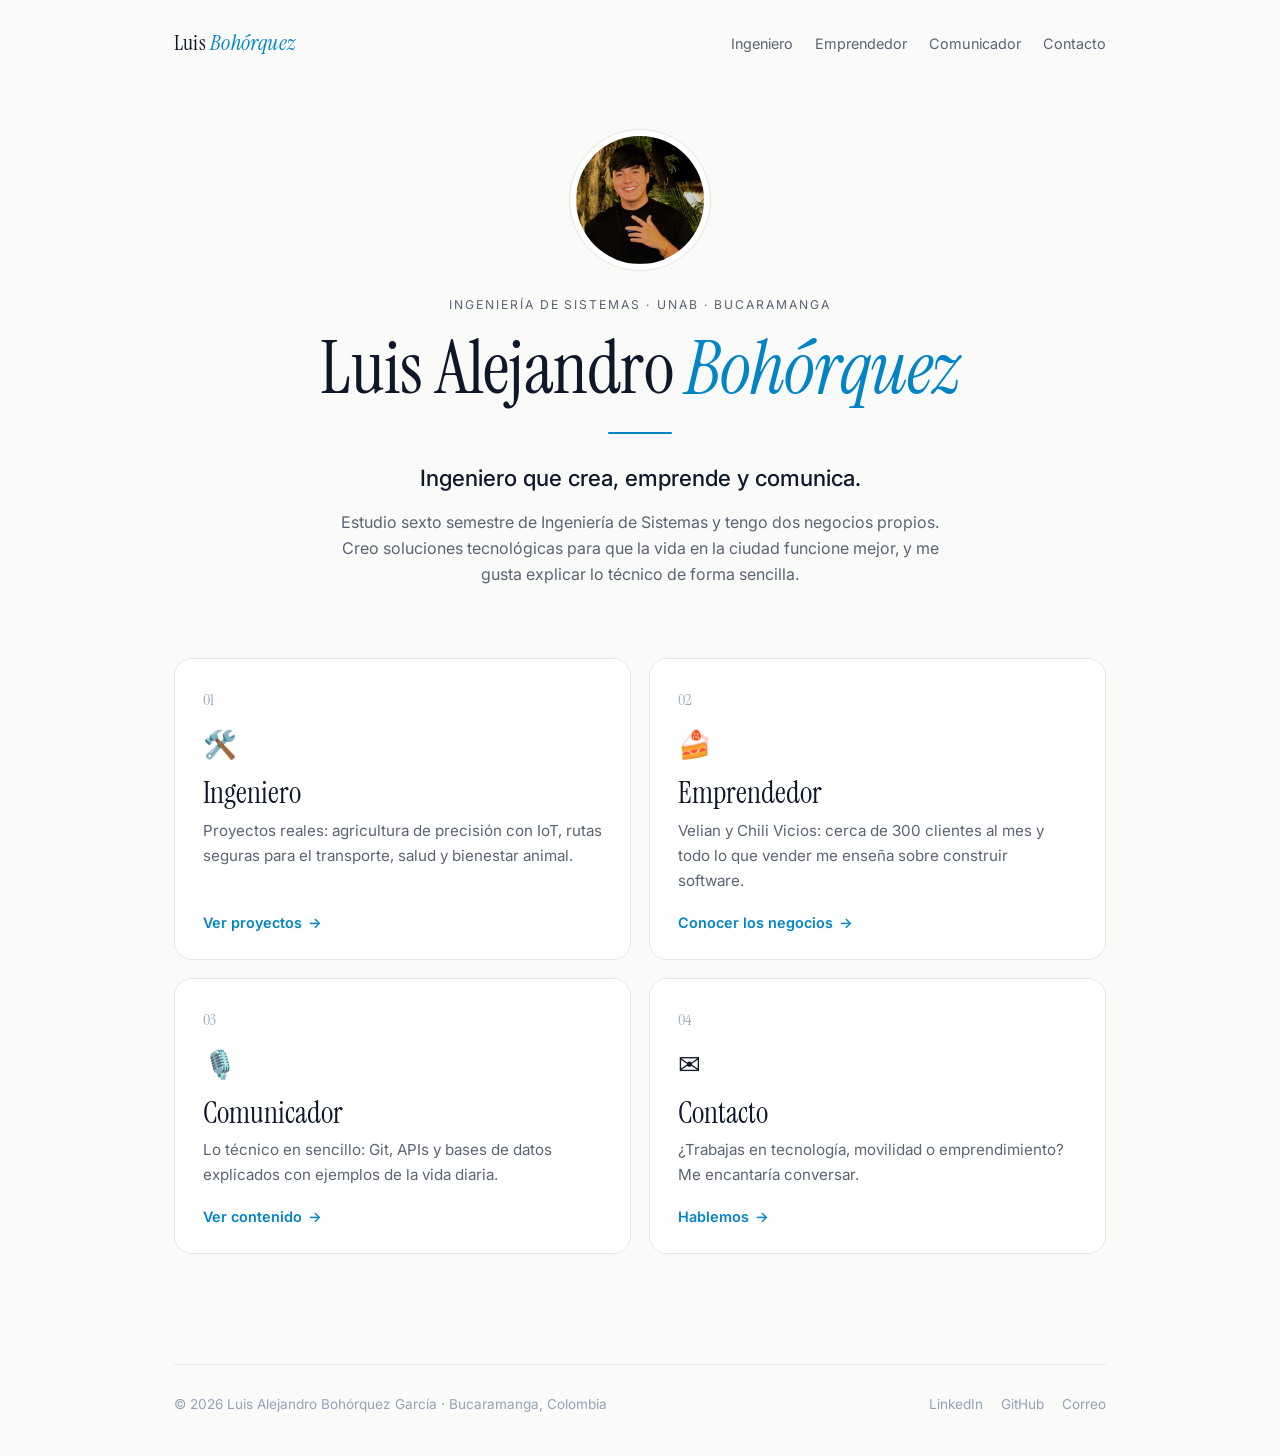
<file: index.html>
<!doctype html>
<html lang="es">
<head>
<meta charset="utf-8">
<meta name="viewport" content="width=device-width, initial-scale=1">
<title>Luis Alejandro Bohórquez · Ingeniero que crea, emprende y comunica</title>
<meta name="description" content="Estudiante de Ingeniería de Sistemas (UNAB) y emprendedor en Bucaramanga. Creo soluciones tecnológicas para que la vida en la ciudad funcione mejor.">
<meta property="og:title" content="Luis Alejandro Bohórquez · Portafolio">
<meta property="og:description" content="Ingeniero que crea, emprende y comunica. Proyectos, emprendimientos y tecnología explicada en sencillo.">
<meta property="og:image" content="https://luisbohorquez15.github.io/img/luis.jpg">
<link rel="icon" href="img/favicon.png">
<link rel="preconnect" href="https://fonts.googleapis.com">
<link rel="preconnect" href="https://fonts.gstatic.com" crossorigin>
<link href="https://fonts.googleapis.com/css2?family=Instrument+Serif:ital@0;1&family=Inter:wght@400;500;600&display=swap" rel="stylesheet">
<link rel="stylesheet" href="styles.css">
</head>
<body>

<div class="wrap">
  <header class="top rise">
    <a href="index.html" class="brand">Luis <span>Bohórquez</span></a>
    <nav>
      <a href="ingeniero.html">Ingeniero</a>
      <a href="emprendedor.html">Emprendedor</a>
      <a href="comunicador.html">Comunicador</a>
      <a href="contacto.html">Contacto</a>
    </nav>
  </header>

  <main>
    <section class="hero">
      <img class="avatar rise d1" src="img/luis.jpg" alt="Foto de Luis Alejandro Bohórquez" width="128" height="128">
      <span class="eyebrow rise d2">Ingeniería de Sistemas · UNAB · Bucaramanga</span>
      <h1 class="rise d2">Luis Alejandro <em>Bohórquez</em></h1>
      <div class="rule"></div>
      <p class="tagline rise d3">Ingeniero que crea, emprende y comunica.</p>
      <p class="intro rise d3">Estudio sexto semestre de Ingeniería de Sistemas y tengo dos negocios propios. Creo soluciones tecnológicas para que la vida en la ciudad funcione mejor, y me gusta explicar lo técnico de forma sencilla.</p>
    </section>

    <div class="doors">
      <a class="door rise d4" href="ingeniero.html">
        <span class="num">01</span>
        <span class="icon">🛠️</span>
        <h2>Ingeniero</h2>
        <p>Proyectos reales: agricultura de precisión con IoT, rutas seguras para el transporte, salud y bienestar animal.</p>
        <span class="go">Ver proyectos <i>→</i></span>
      </a>
      <a class="door rise d4" href="emprendedor.html">
        <span class="num">02</span>
        <span class="icon">🍰</span>
        <h2>Emprendedor</h2>
        <p>Velian y Chili Vicios: cerca de 300 clientes al mes y todo lo que vender me enseña sobre construir software.</p>
        <span class="go">Conocer los negocios <i>→</i></span>
      </a>
      <a class="door rise d5" href="comunicador.html">
        <span class="num">03</span>
        <span class="icon">🎙️</span>
        <h2>Comunicador</h2>
        <p>Lo técnico en sencillo: Git, APIs y bases de datos explicados con ejemplos de la vida diaria.</p>
        <span class="go">Ver contenido <i>→</i></span>
      </a>
      <a class="door rise d5" href="contacto.html">
        <span class="num">04</span>
        <span class="icon">✉️</span>
        <h2>Contacto</h2>
        <p>¿Trabajas en tecnología, movilidad o emprendimiento? Me encantaría conversar.</p>
        <span class="go">Hablemos <i>→</i></span>
      </a>
    </div>
  </main>

  <footer>
    <span>© 2026 Luis Alejandro Bohórquez García · Bucaramanga, Colombia</span>
    <nav>
      <a href="https://www.linkedin.com/in/luis-alejandro-bohorquez-garcia-600184437" target="_blank" rel="noopener">LinkedIn</a>
      <a href="https://github.com/luisbohorquez15" target="_blank" rel="noopener">GitHub</a>
      <a href="mailto:laleboga@gmail.com">Correo</a>
    </nav>
  </footer>
</div>

</body>
</html>
</file>
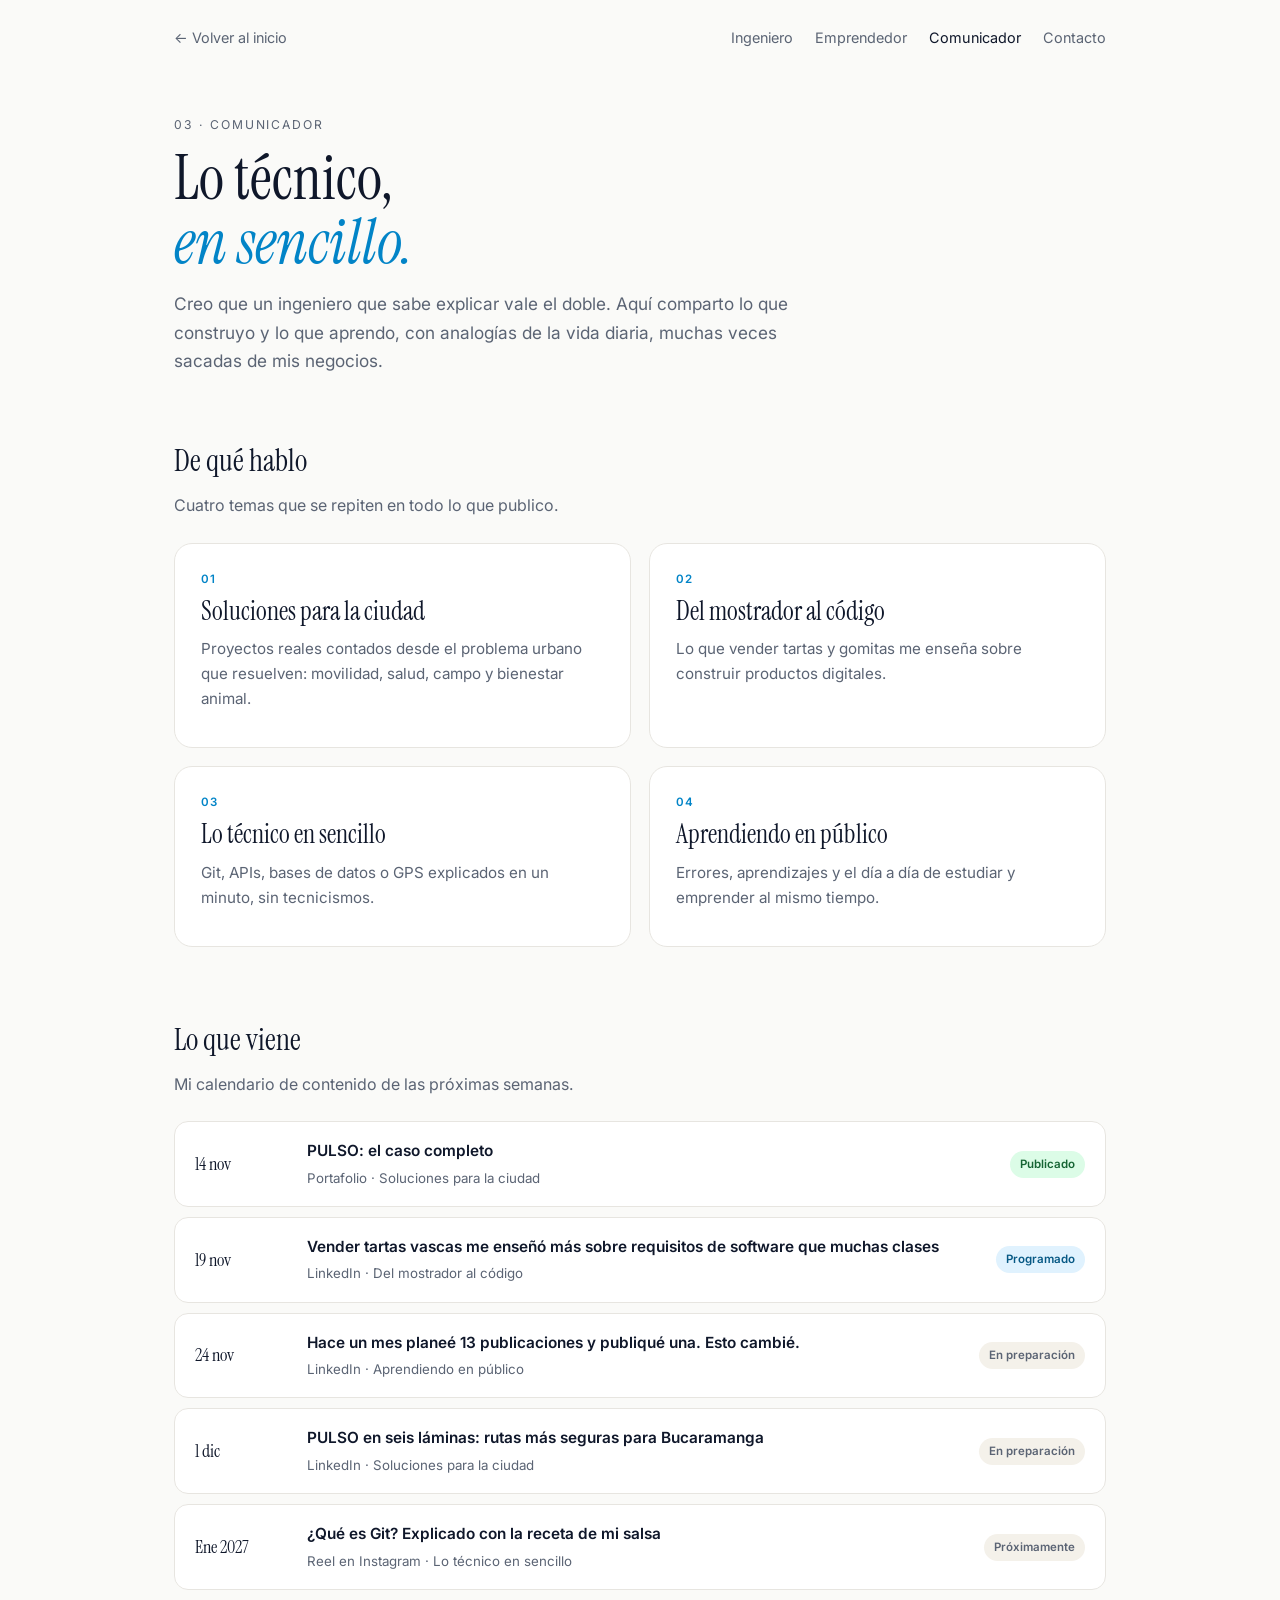
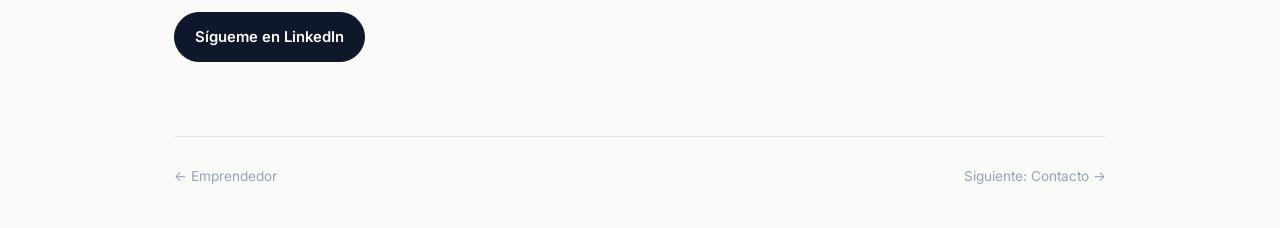
<file: comunicador.html>
<!doctype html>
<html lang="es">
<head>
<meta charset="utf-8">
<meta name="viewport" content="width=device-width, initial-scale=1">
<title>Comunicador · Luis Alejandro Bohórquez</title>
<meta name="description" content="Lo técnico en sencillo: tecnología explicada con ejemplos de la vida diaria.">
<link rel="icon" href="img/favicon.png">
<link rel="preconnect" href="https://fonts.googleapis.com">
<link rel="preconnect" href="https://fonts.gstatic.com" crossorigin>
<link href="https://fonts.googleapis.com/css2?family=Instrument+Serif:ital@0;1&family=Inter:wght@400;500;600&display=swap" rel="stylesheet">
<link rel="stylesheet" href="styles.css">
</head>
<body>

<div class="wrap">
  <header class="top">
    <a href="index.html" class="back">← Volver al inicio</a>
    <nav>
      <a href="ingeniero.html">Ingeniero</a>
      <a href="emprendedor.html">Emprendedor</a>
      <a href="comunicador.html" aria-current="page">Comunicador</a>
      <a href="contacto.html">Contacto</a>
    </nav>
  </header>

  <div class="page-head rise">
    <span class="eyebrow">03 · Comunicador</span>
    <h1>Lo técnico,<br><em>en sencillo.</em></h1>
    <p>Creo que un ingeniero que sabe explicar vale el doble. Aquí comparto lo que construyo y lo que aprendo, con analogías de la vida diaria, muchas veces sacadas de mis negocios.</p>
  </div>

  <section class="rise d2">
    <h2 class="title">De qué hablo</h2>
    <p class="sub">Cuatro temas que se repiten en todo lo que publico.</p>
    <div class="grid">
      <div class="card">
        <span class="kicker">01</span>
        <h3>Soluciones para la ciudad</h3>
        <p>Proyectos reales contados desde el problema urbano que resuelven: movilidad, salud, campo y bienestar animal.</p>
      </div>
      <div class="card">
        <span class="kicker">02</span>
        <h3>Del mostrador al código</h3>
        <p>Lo que vender tartas y gomitas me enseña sobre construir productos digitales.</p>
      </div>
      <div class="card">
        <span class="kicker">03</span>
        <h3>Lo técnico en sencillo</h3>
        <p>Git, APIs, bases de datos o GPS explicados en un minuto, sin tecnicismos.</p>
      </div>
      <div class="card">
        <span class="kicker">04</span>
        <h3>Aprendiendo en público</h3>
        <p>Errores, aprendizajes y el día a día de estudiar y emprender al mismo tiempo.</p>
      </div>
    </div>
  </section>

  <section class="rise d3">
    <h2 class="title">Lo que viene</h2>
    <p class="sub">Mi calendario de contenido de las próximas semanas.</p>
    <div class="agenda">
      <div class="slot">
        <time>14 nov</time>
        <div class="what"><b>PULSO: el caso completo</b><small>Portafolio · Soluciones para la ciudad</small></div>
        <a class="badge done" href="pulso.html">Publicado</a>
      </div>
      <div class="slot">
        <time>19 nov</time>
        <div class="what"><b>Vender tartas vascas me enseñó más sobre requisitos de software que muchas clases</b><small>LinkedIn · Del mostrador al código</small></div>
        <span class="badge">Programado</span>
      </div>
      <div class="slot">
        <time>24 nov</time>
        <div class="what"><b>Hace un mes planeé 13 publicaciones y publiqué una. Esto cambié.</b><small>LinkedIn · Aprendiendo en público</small></div>
        <span class="badge soon">En preparación</span>
      </div>
      <div class="slot">
        <time>1 dic</time>
        <div class="what"><b>PULSO en seis láminas: rutas más seguras para Bucaramanga</b><small>LinkedIn · Soluciones para la ciudad</small></div>
        <span class="badge soon">En preparación</span>
      </div>
      <div class="slot">
        <time>Ene 2027</time>
        <div class="what"><b>¿Qué es Git? Explicado con la receta de mi salsa</b><small>Reel en Instagram · Lo técnico en sencillo</small></div>
        <span class="badge soon">Próximamente</span>
      </div>
    </div>
    <div class="btns">
      <a class="btn primary" href="https://www.linkedin.com/in/luis-alejandro-bohorquez-garcia-600184437" target="_blank" rel="noopener">Sígueme en LinkedIn</a>
    </div>
  </section>

  <footer>
    <a href="emprendedor.html">← Emprendedor</a>
    <nav>
      <a href="contacto.html">Siguiente: Contacto →</a>
    </nav>
  </footer>
</div>

</body>
</html>
</file>
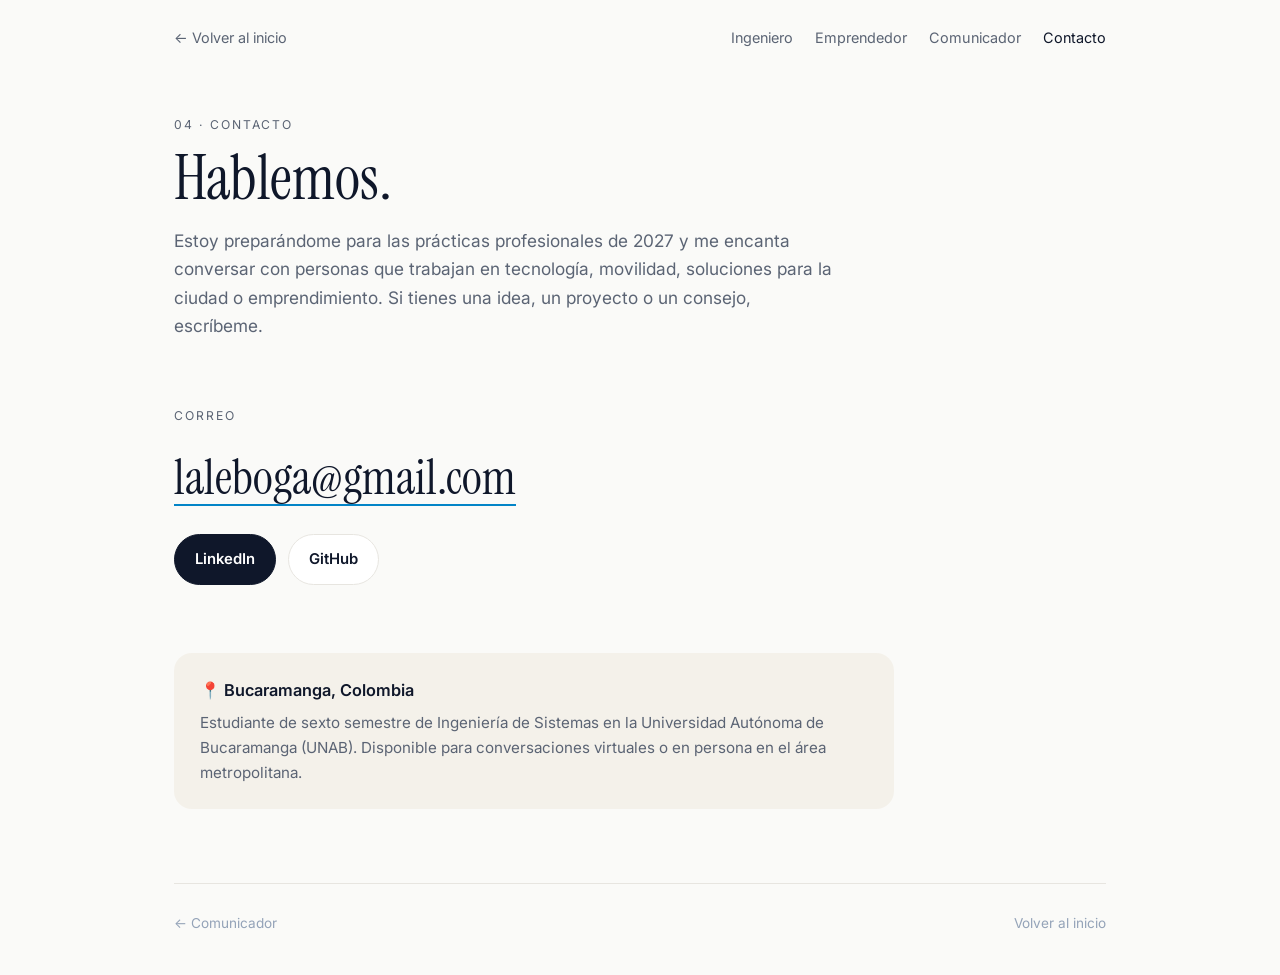
<file: contacto.html>
<!doctype html>
<html lang="es">
<head>
<meta charset="utf-8">
<meta name="viewport" content="width=device-width, initial-scale=1">
<title>Contacto · Luis Alejandro Bohórquez</title>
<meta name="description" content="Escríbeme: tecnología, movilidad, emprendimiento o prácticas profesionales.">
<link rel="icon" href="img/favicon.png">
<link rel="preconnect" href="https://fonts.googleapis.com">
<link rel="preconnect" href="https://fonts.gstatic.com" crossorigin>
<link href="https://fonts.googleapis.com/css2?family=Instrument+Serif:ital@0;1&family=Inter:wght@400;500;600&display=swap" rel="stylesheet">
<link rel="stylesheet" href="styles.css">
</head>
<body>

<div class="wrap">
  <header class="top">
    <a href="index.html" class="back">← Volver al inicio</a>
    <nav>
      <a href="ingeniero.html">Ingeniero</a>
      <a href="emprendedor.html">Emprendedor</a>
      <a href="comunicador.html">Comunicador</a>
      <a href="contacto.html" aria-current="page">Contacto</a>
    </nav>
  </header>

  <div class="page-head rise narrow">
    <span class="eyebrow">04 · Contacto</span>
    <h1>Hablemos.</h1>
    <p>Estoy preparándome para las prácticas profesionales de 2027 y me encanta conversar con personas que trabajan en tecnología, movilidad, soluciones para la ciudad o emprendimiento. Si tienes una idea, un proyecto o un consejo, escríbeme.</p>
  </div>

  <section class="rise d2 narrow">
    <span class="eyebrow">Correo</span><br>
    <a class="mail" href="mailto:laleboga@gmail.com">laleboga@gmail.com</a>
    <div class="btns">
      <a class="btn primary" href="https://www.linkedin.com/in/luis-alejandro-bohorquez-garcia-600184437" target="_blank" rel="noopener">LinkedIn</a>
      <a class="btn" href="https://github.com/luisbohorquez15" target="_blank" rel="noopener">GitHub</a>
    </div>
  </section>

  <section class="rise d3 narrow">
    <div class="note">
      <h3>📍 Bucaramanga, Colombia</h3>
      <p>Estudiante de sexto semestre de Ingeniería de Sistemas en la Universidad Autónoma de Bucaramanga (UNAB). Disponible para conversaciones virtuales o en persona en el área metropolitana.</p>
    </div>
  </section>

  <footer>
    <a href="comunicador.html">← Comunicador</a>
    <nav>
      <a href="index.html">Volver al inicio</a>
    </nav>
  </footer>
</div>

</body>
</html>
</file>
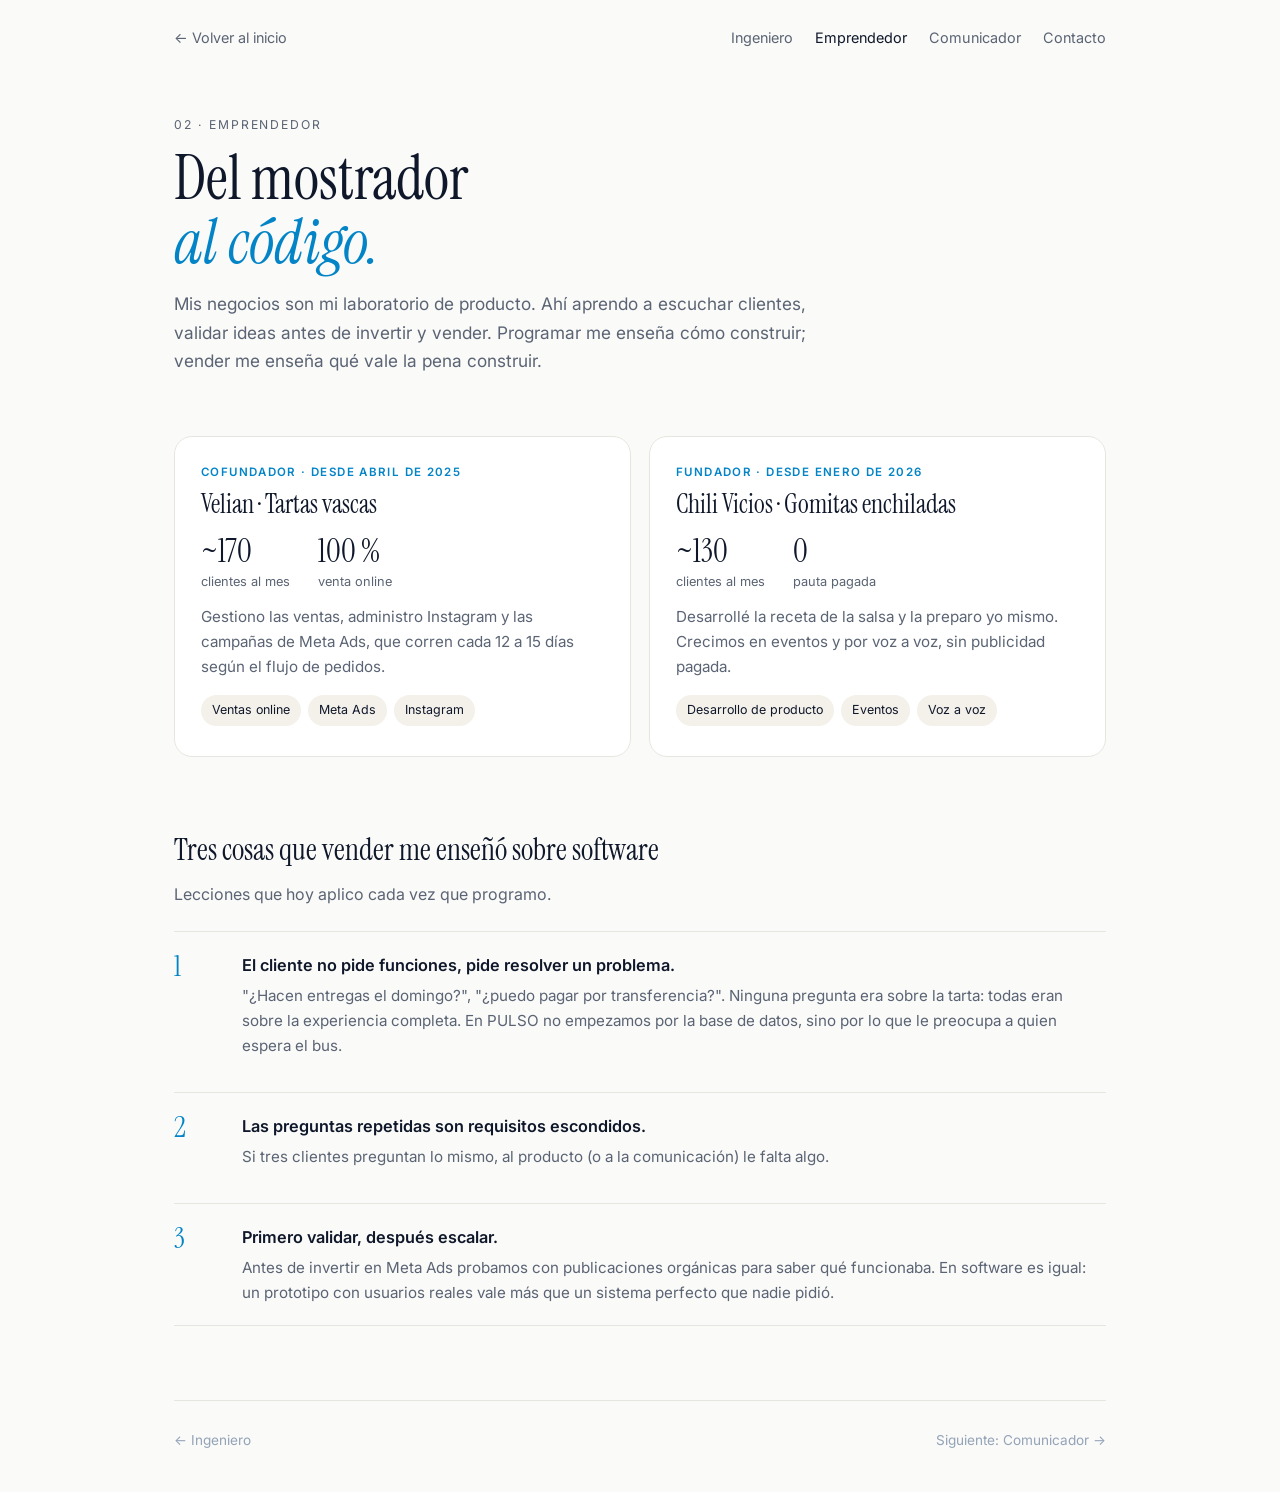
<file: emprendedor.html>
<!doctype html>
<html lang="es">
<head>
<meta charset="utf-8">
<meta name="viewport" content="width=device-width, initial-scale=1">
<title>Emprendedor · Luis Alejandro Bohórquez</title>
<meta name="description" content="Velian y Chili Vicios: lo que vender me enseña sobre construir software.">
<link rel="icon" href="img/favicon.png">
<link rel="preconnect" href="https://fonts.googleapis.com">
<link rel="preconnect" href="https://fonts.gstatic.com" crossorigin>
<link href="https://fonts.googleapis.com/css2?family=Instrument+Serif:ital@0;1&family=Inter:wght@400;500;600&display=swap" rel="stylesheet">
<link rel="stylesheet" href="styles.css">
</head>
<body>

<div class="wrap">
  <header class="top">
    <a href="index.html" class="back">← Volver al inicio</a>
    <nav>
      <a href="ingeniero.html">Ingeniero</a>
      <a href="emprendedor.html" aria-current="page">Emprendedor</a>
      <a href="comunicador.html">Comunicador</a>
      <a href="contacto.html">Contacto</a>
    </nav>
  </header>

  <div class="page-head rise">
    <span class="eyebrow">02 · Emprendedor</span>
    <h1>Del mostrador<br><em>al código.</em></h1>
    <p>Mis negocios son mi laboratorio de producto. Ahí aprendo a escuchar clientes, validar ideas antes de invertir y vender. Programar me enseña cómo construir; vender me enseña qué vale la pena construir.</p>
  </div>

  <section class="rise d2">
    <div class="grid">
      <article class="card">
        <span class="kicker">Cofundador · desde abril de 2025</span>
        <h3>Velian · Tartas vascas</h3>
        <div class="stats">
          <div><b>~170</b><small>clientes al mes</small></div>
          <div><b>100 %</b><small>venta online</small></div>
        </div>
        <p>Gestiono las ventas, administro Instagram y las campañas de Meta Ads, que corren cada 12 a 15 días según el flujo de pedidos.</p>
        <div class="chips"><span class="chip">Ventas online</span><span class="chip">Meta Ads</span><span class="chip">Instagram</span></div>
      </article>
      <article class="card">
        <span class="kicker">Fundador · desde enero de 2026</span>
        <h3>Chili Vicios · Gomitas enchiladas</h3>
        <div class="stats">
          <div><b>~130</b><small>clientes al mes</small></div>
          <div><b>0</b><small>pauta pagada</small></div>
        </div>
        <p>Desarrollé la receta de la salsa y la preparo yo mismo. Crecimos en eventos y por voz a voz, sin publicidad pagada.</p>
        <div class="chips"><span class="chip">Desarrollo de producto</span><span class="chip">Eventos</span><span class="chip">Voz a voz</span></div>
      </article>
    </div>
  </section>

  <section class="rise d3">
    <h2 class="title">Tres cosas que vender me enseñó sobre software</h2>
    <p class="sub">Lecciones que hoy aplico cada vez que programo.</p>
    <div class="list">
      <div class="item">
        <span class="n">1</span>
        <div>
          <h3>El cliente no pide funciones, pide resolver un problema.</h3>
          <p>"¿Hacen entregas el domingo?", "¿puedo pagar por transferencia?". Ninguna pregunta era sobre la tarta: todas eran sobre la experiencia completa. En PULSO no empezamos por la base de datos, sino por lo que le preocupa a quien espera el bus.</p>
        </div>
      </div>
      <div class="item">
        <span class="n">2</span>
        <div>
          <h3>Las preguntas repetidas son requisitos escondidos.</h3>
          <p>Si tres clientes preguntan lo mismo, al producto (o a la comunicación) le falta algo.</p>
        </div>
      </div>
      <div class="item">
        <span class="n">3</span>
        <div>
          <h3>Primero validar, después escalar.</h3>
          <p>Antes de invertir en Meta Ads probamos con publicaciones orgánicas para saber qué funcionaba. En software es igual: un prototipo con usuarios reales vale más que un sistema perfecto que nadie pidió.</p>
        </div>
      </div>
    </div>
  </section>

  <footer>
    <a href="ingeniero.html">← Ingeniero</a>
    <nav>
      <a href="comunicador.html">Siguiente: Comunicador →</a>
    </nav>
  </footer>
</div>

</body>
</html>
</file>
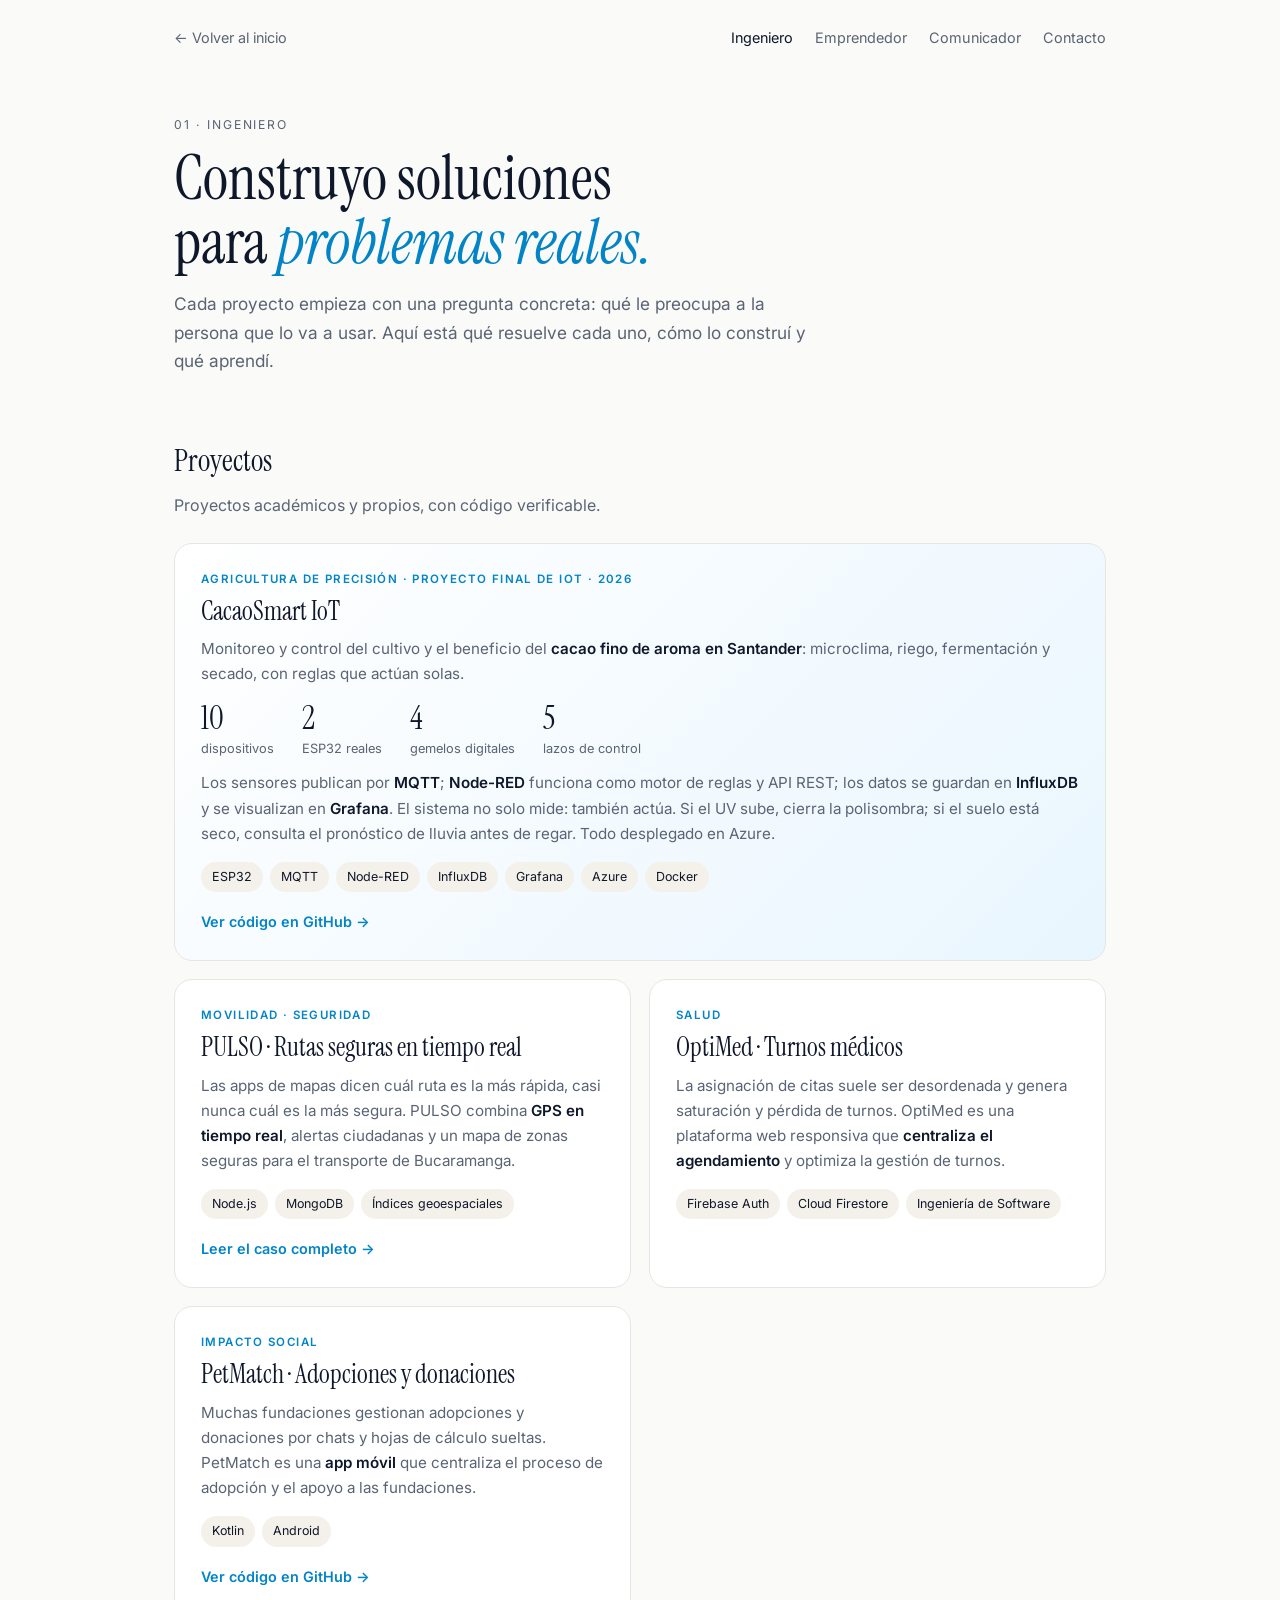
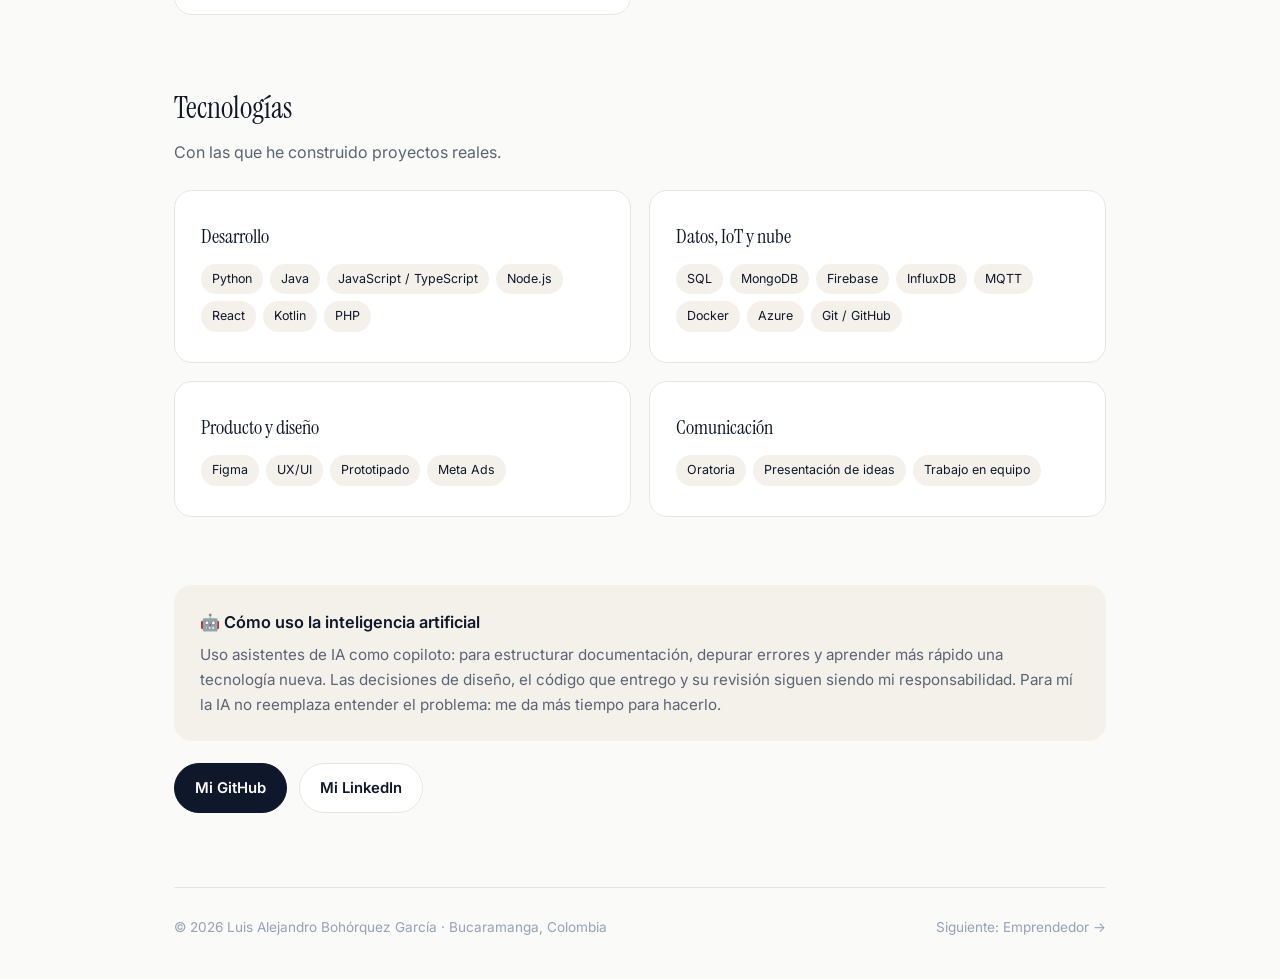
<file: ingeniero.html>
<!doctype html>
<html lang="es">
<head>
<meta charset="utf-8">
<meta name="viewport" content="width=device-width, initial-scale=1">
<title>Ingeniero · Luis Alejandro Bohórquez</title>
<meta name="description" content="Proyectos de Luis Alejandro Bohórquez: CacaoSmart IoT, PULSO, OptiMed y PetMatch.">
<link rel="icon" href="img/favicon.png">
<link rel="preconnect" href="https://fonts.googleapis.com">
<link rel="preconnect" href="https://fonts.gstatic.com" crossorigin>
<link href="https://fonts.googleapis.com/css2?family=Instrument+Serif:ital@0;1&family=Inter:wght@400;500;600&display=swap" rel="stylesheet">
<link rel="stylesheet" href="styles.css">
</head>
<body>

<div class="wrap">
  <header class="top">
    <a href="index.html" class="back">← Volver al inicio</a>
    <nav>
      <a href="ingeniero.html" aria-current="page">Ingeniero</a>
      <a href="emprendedor.html">Emprendedor</a>
      <a href="comunicador.html">Comunicador</a>
      <a href="contacto.html">Contacto</a>
    </nav>
  </header>

  <div class="page-head rise">
    <span class="eyebrow">01 · Ingeniero</span>
    <h1>Construyo soluciones<br>para <em>problemas reales.</em></h1>
    <p>Cada proyecto empieza con una pregunta concreta: qué le preocupa a la persona que lo va a usar. Aquí está qué resuelve cada uno, cómo lo construí y qué aprendí.</p>
  </div>

  <section class="rise d2">
    <h2 class="title">Proyectos</h2>
    <p class="sub">Proyectos académicos y propios, con código verificable.</p>

    <div class="grid">
      <article class="card featured">
        <span class="kicker">Agricultura de precisión · Proyecto final de IoT · 2026</span>
        <h3>CacaoSmart IoT</h3>
        <p>Monitoreo y control del cultivo y el beneficio del <b>cacao fino de aroma en Santander</b>: microclima, riego, fermentación y secado, con reglas que actúan solas.</p>
        <div class="stats">
          <div><b>10</b><small>dispositivos</small></div>
          <div><b>2</b><small>ESP32 reales</small></div>
          <div><b>4</b><small>gemelos digitales</small></div>
          <div><b>5</b><small>lazos de control</small></div>
        </div>
        <p>Los sensores publican por <b>MQTT</b>; <b>Node-RED</b> funciona como motor de reglas y API REST; los datos se guardan en <b>InfluxDB</b> y se visualizan en <b>Grafana</b>. El sistema no solo mide: también actúa. Si el UV sube, cierra la polisombra; si el suelo está seco, consulta el pronóstico de lluvia antes de regar. Todo desplegado en Azure.</p>
        <div class="chips"><span class="chip">ESP32</span><span class="chip">MQTT</span><span class="chip">Node-RED</span><span class="chip">InfluxDB</span><span class="chip">Grafana</span><span class="chip">Azure</span><span class="chip">Docker</span></div>
        <div class="links"><a href="https://github.com/luisbohorquez15/CacaoSmart-IoT" target="_blank" rel="noopener">Ver código en GitHub →</a></div>
      </article>

      <article class="card">
        <span class="kicker">Movilidad · Seguridad</span>
        <h3>PULSO · Rutas seguras en tiempo real</h3>
        <p>Las apps de mapas dicen cuál ruta es la más rápida, casi nunca cuál es la más segura. PULSO combina <b>GPS en tiempo real</b>, alertas ciudadanas y un mapa de zonas seguras para el transporte de Bucaramanga.</p>
        <div class="chips"><span class="chip">Node.js</span><span class="chip">MongoDB</span><span class="chip">Índices geoespaciales</span></div>
        <div class="links"><a href="pulso.html">Leer el caso completo →</a></div>
      </article>

      <article class="card">
        <span class="kicker">Salud</span>
        <h3>OptiMed · Turnos médicos</h3>
        <p>La asignación de citas suele ser desordenada y genera saturación y pérdida de turnos. OptiMed es una plataforma web responsiva que <b>centraliza el agendamiento</b> y optimiza la gestión de turnos.</p>
        <div class="chips"><span class="chip">Firebase Auth</span><span class="chip">Cloud Firestore</span><span class="chip">Ingeniería de Software</span></div>
      </article>

      <article class="card">
        <span class="kicker">Impacto social</span>
        <h3>PetMatch · Adopciones y donaciones</h3>
        <p>Muchas fundaciones gestionan adopciones y donaciones por chats y hojas de cálculo sueltas. PetMatch es una <b>app móvil</b> que centraliza el proceso de adopción y el apoyo a las fundaciones.</p>
        <div class="chips"><span class="chip">Kotlin</span><span class="chip">Android</span></div>
        <div class="links"><a href="https://github.com/luisbohorquez15/PetMatch" target="_blank" rel="noopener">Ver código en GitHub →</a></div>
      </article>
    </div>
  </section>

  <section class="rise d3">
    <h2 class="title">Tecnologías</h2>
    <p class="sub">Con las que he construido proyectos reales.</p>
    <div class="grid">
      <div class="card">
        <h3 style="font-size:1.25rem">Desarrollo</h3>
        <div class="chips"><span class="chip">Python</span><span class="chip">Java</span><span class="chip">JavaScript / TypeScript</span><span class="chip">Node.js</span><span class="chip">React</span><span class="chip">Kotlin</span><span class="chip">PHP</span></div>
      </div>
      <div class="card">
        <h3 style="font-size:1.25rem">Datos, IoT y nube</h3>
        <div class="chips"><span class="chip">SQL</span><span class="chip">MongoDB</span><span class="chip">Firebase</span><span class="chip">InfluxDB</span><span class="chip">MQTT</span><span class="chip">Docker</span><span class="chip">Azure</span><span class="chip">Git / GitHub</span></div>
      </div>
      <div class="card">
        <h3 style="font-size:1.25rem">Producto y diseño</h3>
        <div class="chips"><span class="chip">Figma</span><span class="chip">UX/UI</span><span class="chip">Prototipado</span><span class="chip">Meta Ads</span></div>
      </div>
      <div class="card">
        <h3 style="font-size:1.25rem">Comunicación</h3>
        <div class="chips"><span class="chip">Oratoria</span><span class="chip">Presentación de ideas</span><span class="chip">Trabajo en equipo</span></div>
      </div>
    </div>
  </section>

  <section class="rise d4">
    <div class="note">
      <h3>🤖 Cómo uso la inteligencia artificial</h3>
      <p>Uso asistentes de IA como copiloto: para estructurar documentación, depurar errores y aprender más rápido una tecnología nueva. Las decisiones de diseño, el código que entrego y su revisión siguen siendo mi responsabilidad. Para mí la IA no reemplaza entender el problema: me da más tiempo para hacerlo.</p>
    </div>
    <div class="btns">
      <a class="btn primary" href="https://github.com/luisbohorquez15" target="_blank" rel="noopener">Mi GitHub</a>
      <a class="btn" href="https://www.linkedin.com/in/luis-alejandro-bohorquez-garcia-600184437" target="_blank" rel="noopener">Mi LinkedIn</a>
    </div>
  </section>

  <footer>
    <span>© 2026 Luis Alejandro Bohórquez García · Bucaramanga, Colombia</span>
    <nav>
      <a href="emprendedor.html">Siguiente: Emprendedor →</a>
    </nav>
  </footer>
</div>

</body>
</html>
</file>
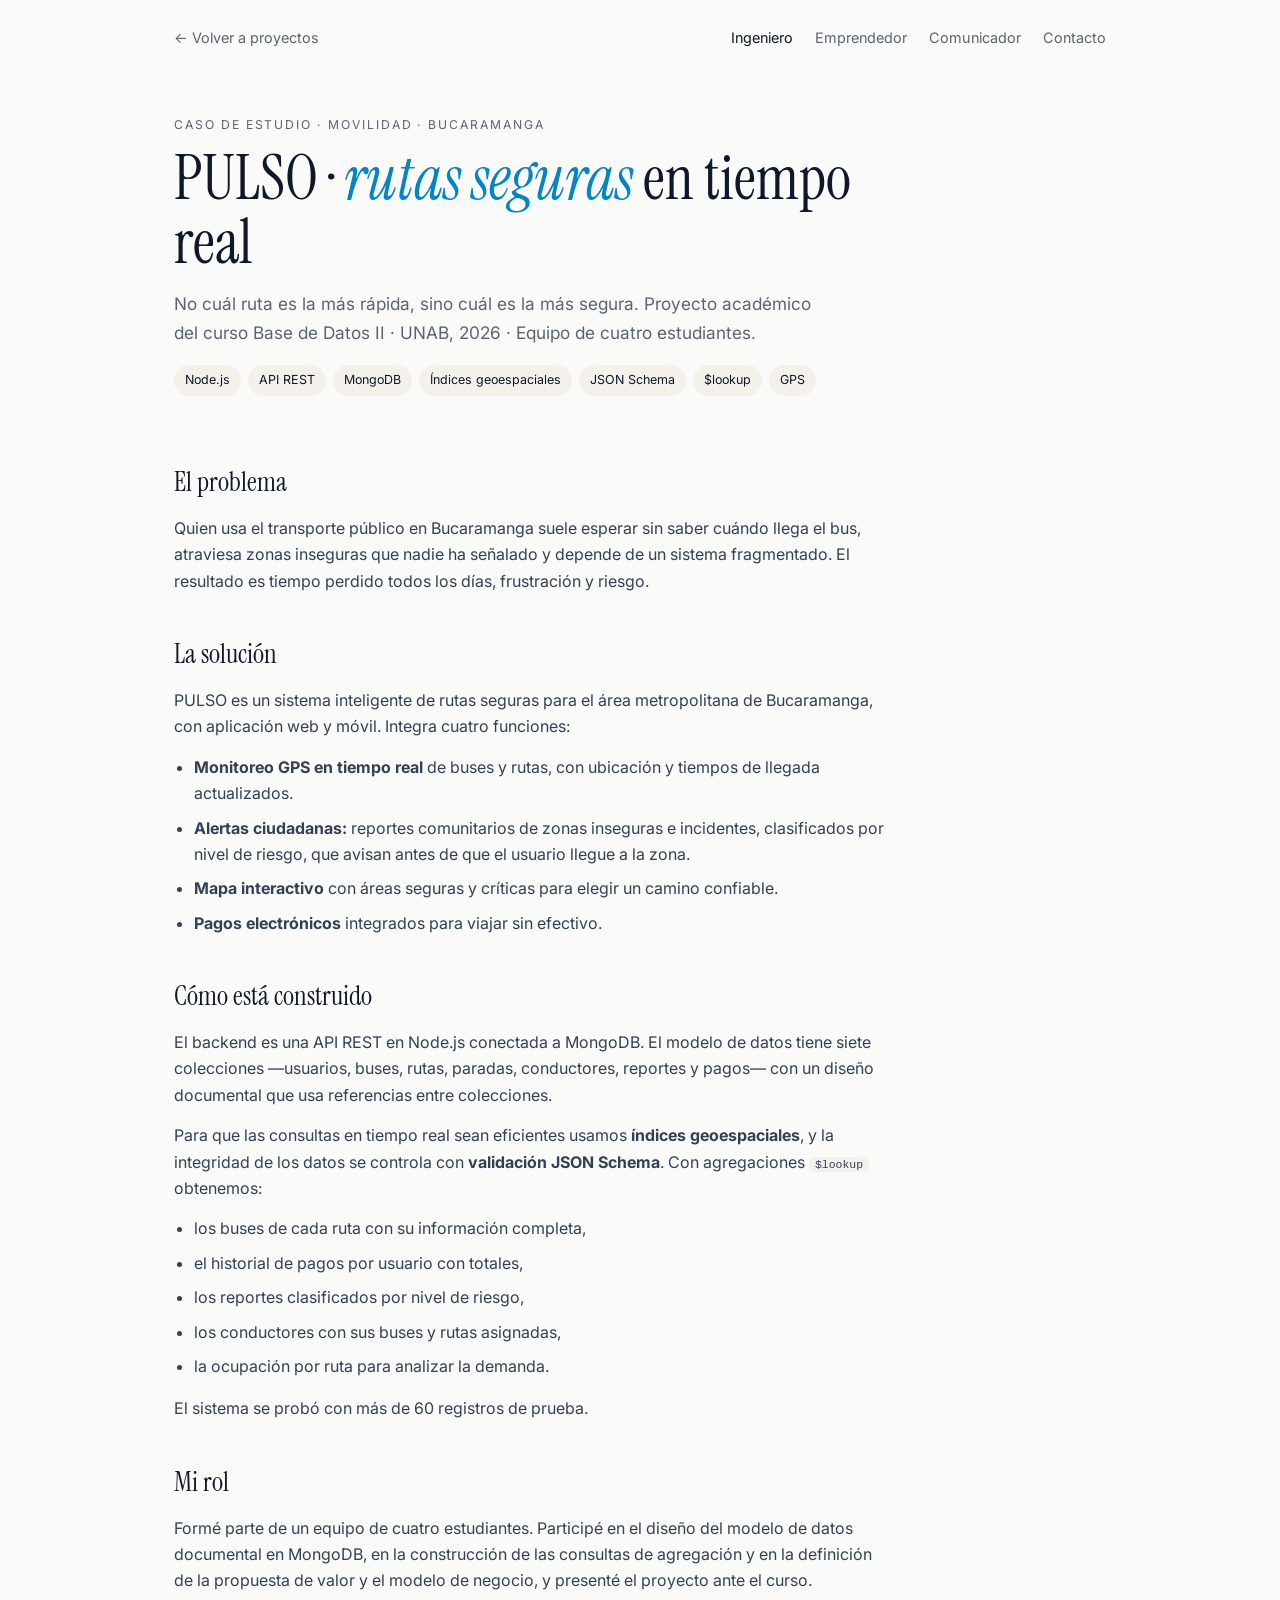
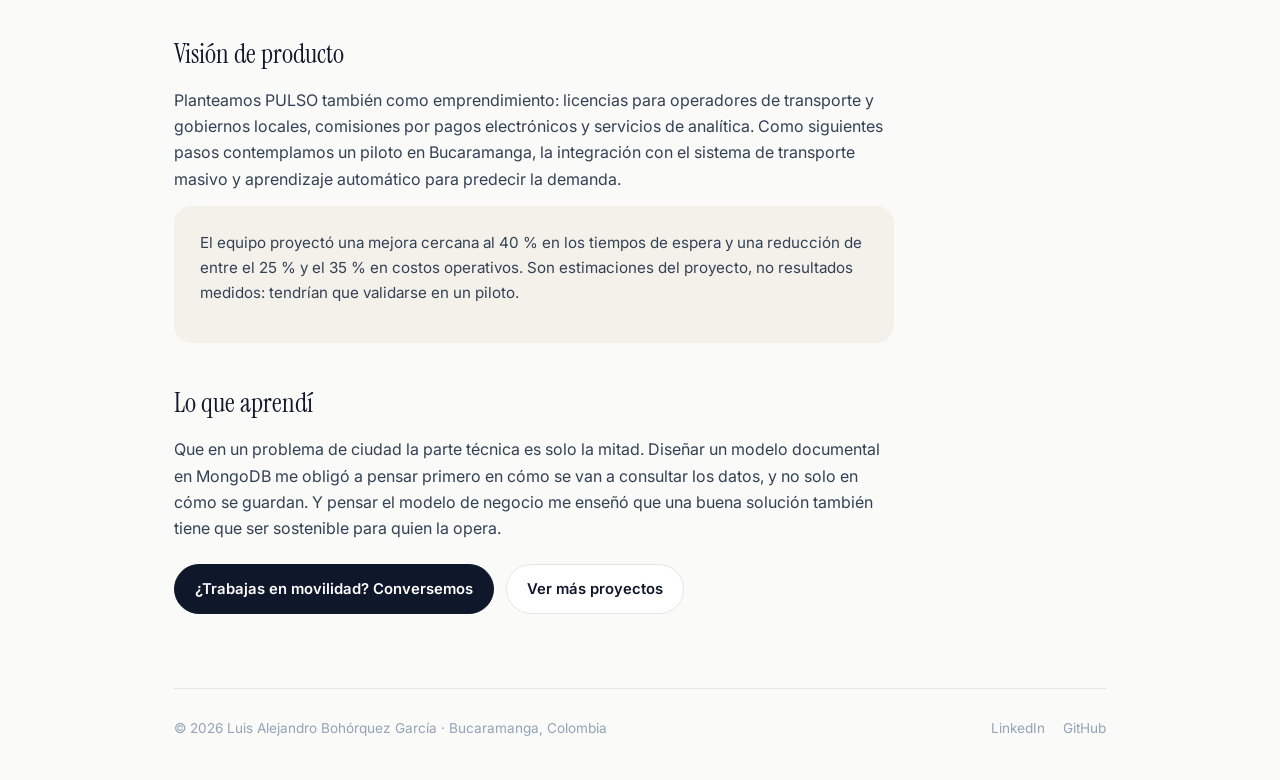
<file: pulso.html>
<!doctype html>
<html lang="es">
<head>
<meta charset="utf-8">
<meta name="viewport" content="width=device-width, initial-scale=1">
<title>PULSO · Rutas seguras en tiempo real · Luis Alejandro Bohórquez</title>
<meta name="description" content="PULSO: sistema de rutas seguras para el transporte público de Bucaramanga. API REST en Node.js, MongoDB con índices geoespaciales y alertas ciudadanas.">
<link rel="icon" href="img/favicon.png">
<link rel="preconnect" href="https://fonts.googleapis.com">
<link rel="preconnect" href="https://fonts.gstatic.com" crossorigin>
<link href="https://fonts.googleapis.com/css2?family=Instrument+Serif:ital@0;1&family=Inter:wght@400;500;600&display=swap" rel="stylesheet">
<link rel="stylesheet" href="styles.css">
</head>
<body>

<div class="wrap">
  <header class="top">
    <a href="ingeniero.html" class="back">← Volver a proyectos</a>
    <nav>
      <a href="ingeniero.html" aria-current="page">Ingeniero</a>
      <a href="emprendedor.html">Emprendedor</a>
      <a href="comunicador.html">Comunicador</a>
      <a href="contacto.html">Contacto</a>
    </nav>
  </header>

  <div class="page-head rise narrow">
    <span class="eyebrow">Caso de estudio · Movilidad · Bucaramanga</span>
    <h1>PULSO · <em>rutas seguras</em> en tiempo real</h1>
    <p>No cuál ruta es la más rápida, sino cuál es la más segura. Proyecto académico del curso Base de Datos II · UNAB, 2026 · Equipo de cuatro estudiantes.</p>
    <div class="chips" style="margin-top:18px"><span class="chip">Node.js</span><span class="chip">API REST</span><span class="chip">MongoDB</span><span class="chip">Índices geoespaciales</span><span class="chip">JSON Schema</span><span class="chip">$lookup</span><span class="chip">GPS</span></div>
  </div>

  <section class="case narrow rise d2">
    <h2>El problema</h2>
    <p>Quien usa el transporte público en Bucaramanga suele esperar sin saber cuándo llega el bus, atraviesa zonas inseguras que nadie ha señalado y depende de un sistema fragmentado. El resultado es tiempo perdido todos los días, frustración y riesgo.</p>

    <h2>La solución</h2>
    <p>PULSO es un sistema inteligente de rutas seguras para el área metropolitana de Bucaramanga, con aplicación web y móvil. Integra cuatro funciones:</p>
    <ul>
      <li><b>Monitoreo GPS en tiempo real</b> de buses y rutas, con ubicación y tiempos de llegada actualizados.</li>
      <li><b>Alertas ciudadanas:</b> reportes comunitarios de zonas inseguras e incidentes, clasificados por nivel de riesgo, que avisan antes de que el usuario llegue a la zona.</li>
      <li><b>Mapa interactivo</b> con áreas seguras y críticas para elegir un camino confiable.</li>
      <li><b>Pagos electrónicos</b> integrados para viajar sin efectivo.</li>
    </ul>

    <h2>Cómo está construido</h2>
    <p>El backend es una API REST en Node.js conectada a MongoDB. El modelo de datos tiene siete colecciones —usuarios, buses, rutas, paradas, conductores, reportes y pagos— con un diseño documental que usa referencias entre colecciones.</p>
    <p>Para que las consultas en tiempo real sean eficientes usamos <b>índices geoespaciales</b>, y la integridad de los datos se controla con <b>validación JSON Schema</b>. Con agregaciones <code>$lookup</code> obtenemos:</p>
    <ul>
      <li>los buses de cada ruta con su información completa,</li>
      <li>el historial de pagos por usuario con totales,</li>
      <li>los reportes clasificados por nivel de riesgo,</li>
      <li>los conductores con sus buses y rutas asignadas,</li>
      <li>la ocupación por ruta para analizar la demanda.</li>
    </ul>
    <p>El sistema se probó con más de 60 registros de prueba.</p>

    <h2>Mi rol</h2>
    <p>Formé parte de un equipo de cuatro estudiantes. Participé en el diseño del modelo de datos documental en MongoDB, en la construcción de las consultas de agregación y en la definición de la propuesta de valor y el modelo de negocio, y presenté el proyecto ante el curso.</p>

    <h2>Visión de producto</h2>
    <p>Planteamos PULSO también como emprendimiento: licencias para operadores de transporte y gobiernos locales, comisiones por pagos electrónicos y servicios de analítica. Como siguientes pasos contemplamos un piloto en Bucaramanga, la integración con el sistema de transporte masivo y aprendizaje automático para predecir la demanda.</p>
    <div class="note"><p>El equipo proyectó una mejora cercana al 40 % en los tiempos de espera y una reducción de entre el 25 % y el 35 % en costos operativos. Son estimaciones del proyecto, no resultados medidos: tendrían que validarse en un piloto.</p></div>

    <h2>Lo que aprendí</h2>
    <p>Que en un problema de ciudad la parte técnica es solo la mitad. Diseñar un modelo documental en MongoDB me obligó a pensar primero en cómo se van a consultar los datos, y no solo en cómo se guardan. Y pensar el modelo de negocio me enseñó que una buena solución también tiene que ser sostenible para quien la opera.</p>

    <div class="btns">
      <a class="btn primary" href="contacto.html">¿Trabajas en movilidad? Conversemos</a>
      <a class="btn" href="ingeniero.html">Ver más proyectos</a>
    </div>
  </section>

  <footer>
    <span>© 2026 Luis Alejandro Bohórquez García · Bucaramanga, Colombia</span>
    <nav>
      <a href="https://www.linkedin.com/in/luis-alejandro-bohorquez-garcia-600184437" target="_blank" rel="noopener">LinkedIn</a>
      <a href="https://github.com/luisbohorquez15" target="_blank" rel="noopener">GitHub</a>
    </nav>
  </footer>
</div>

</body>
</html>
</file>
<file: styles.css>
/* ===== Luis Alejandro Bohórquez · Portafolio ===== */
:root{
  --bg:#FAFAF8;
  --surface:#FFFFFF;
  --ink:#0F172A;
  --muted:#5B6474;
  --soft:#94A3B8;
  --line:#E7E5E0;
  --accent:#0284C7;
  --accent-soft:#E0F2FE;
  --warm:#F4F1EA;
  --radius:18px;
  --serif:"Instrument Serif", Georgia, "Times New Roman", serif;
  --sans:"Inter", system-ui, -apple-system, "Segoe UI", Roboto, sans-serif;
}
*{box-sizing:border-box;margin:0;padding:0}
html{scroll-behavior:smooth}
body{font-family:var(--sans);background:var(--bg);color:var(--ink);line-height:1.65;-webkit-font-smoothing:antialiased}
a{color:inherit;text-decoration:none}
img{max-width:100%;display:block}
.wrap{max-width:980px;margin:0 auto;padding:0 24px}
.narrow{max-width:720px}

/* ---------- Animación de entrada ---------- */
@keyframes rise{from{opacity:0;transform:translateY(14px)}to{opacity:1;transform:none}}
.rise{opacity:0;animation:rise .7s cubic-bezier(.2,.7,.2,1) forwards}
.d1{animation-delay:.05s}.d2{animation-delay:.15s}.d3{animation-delay:.25s}.d4{animation-delay:.35s}.d5{animation-delay:.45s}.d6{animation-delay:.55s}
@media (prefers-reduced-motion:reduce){.rise{animation:none;opacity:1}}

/* ---------- Barra superior ---------- */
.top{display:flex;justify-content:space-between;align-items:center;padding:26px 0}
.brand{font-family:var(--serif);font-size:1.35rem;letter-spacing:.01em}
.brand span{color:var(--accent);font-style:italic}
.top nav{display:flex;gap:22px;font-size:.9rem;color:var(--muted)}
.top nav a:hover,.top nav a[aria-current]{color:var(--ink)}
.back{font-size:.9rem;color:var(--muted)}
.back:hover{color:var(--ink)}

/* ---------- Portada (hub) ---------- */
.hero{text-align:center;padding:48px 0 30px}
.avatar{width:128px;height:128px;border-radius:50%;object-fit:cover;margin:0 auto 26px;box-shadow:0 0 0 6px var(--surface),0 0 0 7px var(--line)}
.eyebrow{display:inline-block;font-size:.76rem;letter-spacing:.16em;text-transform:uppercase;color:var(--muted);margin-bottom:16px}
.hero h1{font-family:var(--serif);font-weight:400;font-size:clamp(2.6rem,7vw,4.6rem);line-height:1.02;letter-spacing:-.01em}
.hero h1 em{color:var(--accent)}
.rule{width:64px;height:2px;background:var(--accent);margin:26px auto;border-radius:2px;transform-origin:left;animation:grow 1s .5s cubic-bezier(.2,.7,.2,1) both}
@keyframes grow{from{transform:scaleX(0)}to{transform:scaleX(1)}}
.tagline{font-size:clamp(1.15rem,2.4vw,1.4rem);font-weight:500;margin-bottom:12px}
.intro{color:var(--muted);max-width:600px;margin:0 auto}

/* ---------- Puertas ---------- */
.doors{display:grid;grid-template-columns:repeat(2,1fr);gap:18px;padding:40px 0 70px}
.door{position:relative;background:var(--surface);border:1px solid var(--line);border-radius:var(--radius);padding:28px 28px 24px;display:flex;flex-direction:column;min-height:220px;transition:transform .25s ease,box-shadow .25s ease,border-color .25s ease}
.door:hover{transform:translateY(-4px);box-shadow:0 18px 40px -22px rgba(15,23,42,.35);border-color:#D6D3CC}
.door .num{font-family:var(--serif);font-size:1rem;color:var(--soft)}
.door .icon{font-size:1.7rem;margin:10px 0 8px}
.door h2{font-family:var(--serif);font-weight:400;font-size:1.9rem;line-height:1.1;margin-bottom:8px}
.door p{color:var(--muted);font-size:.95rem}
.door .go{margin-top:auto;padding-top:18px;font-size:.9rem;font-weight:600;color:var(--accent);display:flex;align-items:center;gap:6px}
.door .go i{font-style:normal;transition:transform .25s}
.door:hover .go i{transform:translateX(4px)}

/* ---------- Páginas internas ---------- */
.page-head{padding:34px 0 26px}
.page-head .eyebrow{margin-bottom:12px}
.page-head h1{font-family:var(--serif);font-weight:400;font-size:clamp(2.4rem,6vw,3.8rem);line-height:1.05}
.page-head h1 em{color:var(--accent)}
.page-head p{color:var(--muted);font-size:1.08rem;max-width:660px;margin-top:16px}
section{padding:34px 0}
h2.title{font-family:var(--serif);font-weight:400;font-size:1.9rem;margin-bottom:6px}
.sub{color:var(--muted);margin-bottom:24px;max-width:640px}
hr.soft{border:0;border-top:1px solid var(--line);margin:8px 0}

/* Tarjetas */
.grid{display:grid;grid-template-columns:repeat(2,1fr);gap:18px}
.card{background:var(--surface);border:1px solid var(--line);border-radius:var(--radius);padding:26px;display:flex;flex-direction:column}
.card.featured{grid-column:1/-1;background:linear-gradient(135deg,#fff 0%,var(--accent-soft) 140%)}
.card .kicker{font-size:.72rem;letter-spacing:.12em;text-transform:uppercase;color:var(--accent);font-weight:600}
.card h3{font-family:var(--serif);font-weight:400;font-size:1.6rem;line-height:1.15;margin:8px 0 10px}
.card p{color:var(--muted);font-size:.95rem;margin-bottom:10px}
.card p b{color:var(--ink);font-weight:600}
.card .links{margin-top:auto;padding-top:14px;display:flex;flex-wrap:wrap;gap:18px;font-size:.9rem;font-weight:600}
.card .links a{color:var(--accent)}
.card .links a:hover{text-decoration:underline}
.chips{display:flex;flex-wrap:wrap;gap:7px;margin:6px 0 4px}
.chip{font-size:.78rem;background:var(--warm);color:var(--ink);padding:5px 11px;border-radius:999px}
.stats{display:flex;gap:28px;flex-wrap:wrap;margin:6px 0 10px}
.stats div b{display:block;font-family:var(--serif);font-weight:400;font-size:2rem;line-height:1;color:var(--ink)}
.stats div small{color:var(--muted);font-size:.8rem}

/* Lecciones / pilares */
.list{display:grid;gap:14px}
.item{display:grid;grid-template-columns:54px 1fr;gap:14px;padding:20px 0;border-top:1px solid var(--line)}
.item:last-child{border-bottom:1px solid var(--line)}
.item .n{font-family:var(--serif);font-size:1.8rem;color:var(--accent);line-height:1}
.item h3{font-size:1.02rem;font-weight:600;margin-bottom:4px}
.item p{color:var(--muted);font-size:.95rem}

/* Nota / IA */
.note{background:var(--warm);border-radius:var(--radius);padding:24px 26px}
.note h3{font-size:1.02rem;font-weight:600;margin-bottom:6px}
.note p{color:var(--muted);font-size:.95rem}

/* Agenda de contenido */
.agenda{display:grid;gap:10px}
.slot{display:grid;grid-template-columns:96px 1fr auto;gap:16px;align-items:center;background:var(--surface);border:1px solid var(--line);border-radius:14px;padding:16px 20px}
.slot time{font-family:var(--serif);font-size:1.15rem}
.slot .what b{display:block;font-weight:600;font-size:.96rem}
.slot .what small{color:var(--muted)}
.badge{font-size:.72rem;font-weight:600;padding:4px 10px;border-radius:999px;background:var(--accent-soft);color:#075985;white-space:nowrap}
.badge.done{background:#DCFCE7;color:#166534}
.badge.soon{background:var(--warm);color:var(--muted)}

/* Botones */
.btns{display:flex;flex-wrap:wrap;gap:12px;margin-top:22px}
.btn{display:inline-flex;align-items:center;gap:8px;padding:12px 20px;border-radius:999px;font-weight:600;font-size:.93rem;border:1px solid var(--line);background:var(--surface);transition:background .2s,border-color .2s}
.btn:hover{border-color:var(--ink)}
.btn.primary{background:var(--ink);color:#fff;border-color:var(--ink)}
.btn.primary:hover{background:#1E293B}

/* Contacto */
.mail{font-family:var(--serif);font-size:clamp(1.8rem,5vw,3rem);line-height:1.1;border-bottom:2px solid var(--accent);display:inline-block;margin:10px 0 6px;word-break:break-all}
.mail:hover{color:var(--accent)}

/* Caso de estudio */
.case h2{font-family:var(--serif);font-weight:400;font-size:1.7rem;margin:38px 0 10px}
.case h2:first-child{margin-top:0}
.case p{margin-bottom:14px;color:#334155}
.case ul{margin:4px 0 16px 20px;color:#334155}
.case li{margin-bottom:8px}
.case code{font-size:.88em;background:var(--warm);padding:1px 6px;border-radius:6px}

/* Pie */
footer{border-top:1px solid var(--line);margin-top:40px;padding:28px 0 40px;display:flex;justify-content:space-between;flex-wrap:wrap;gap:12px;color:var(--soft);font-size:.85rem}
footer nav{display:flex;gap:18px}
footer a:hover{color:var(--ink)}

/* ---------- Responsive ---------- */
@media (max-width:760px){
  .doors,.grid{grid-template-columns:1fr}
  .top nav{display:none}
  .hero{padding-top:24px}
  .door{min-height:0}
  .slot{grid-template-columns:1fr;gap:6px}
}
</file>
